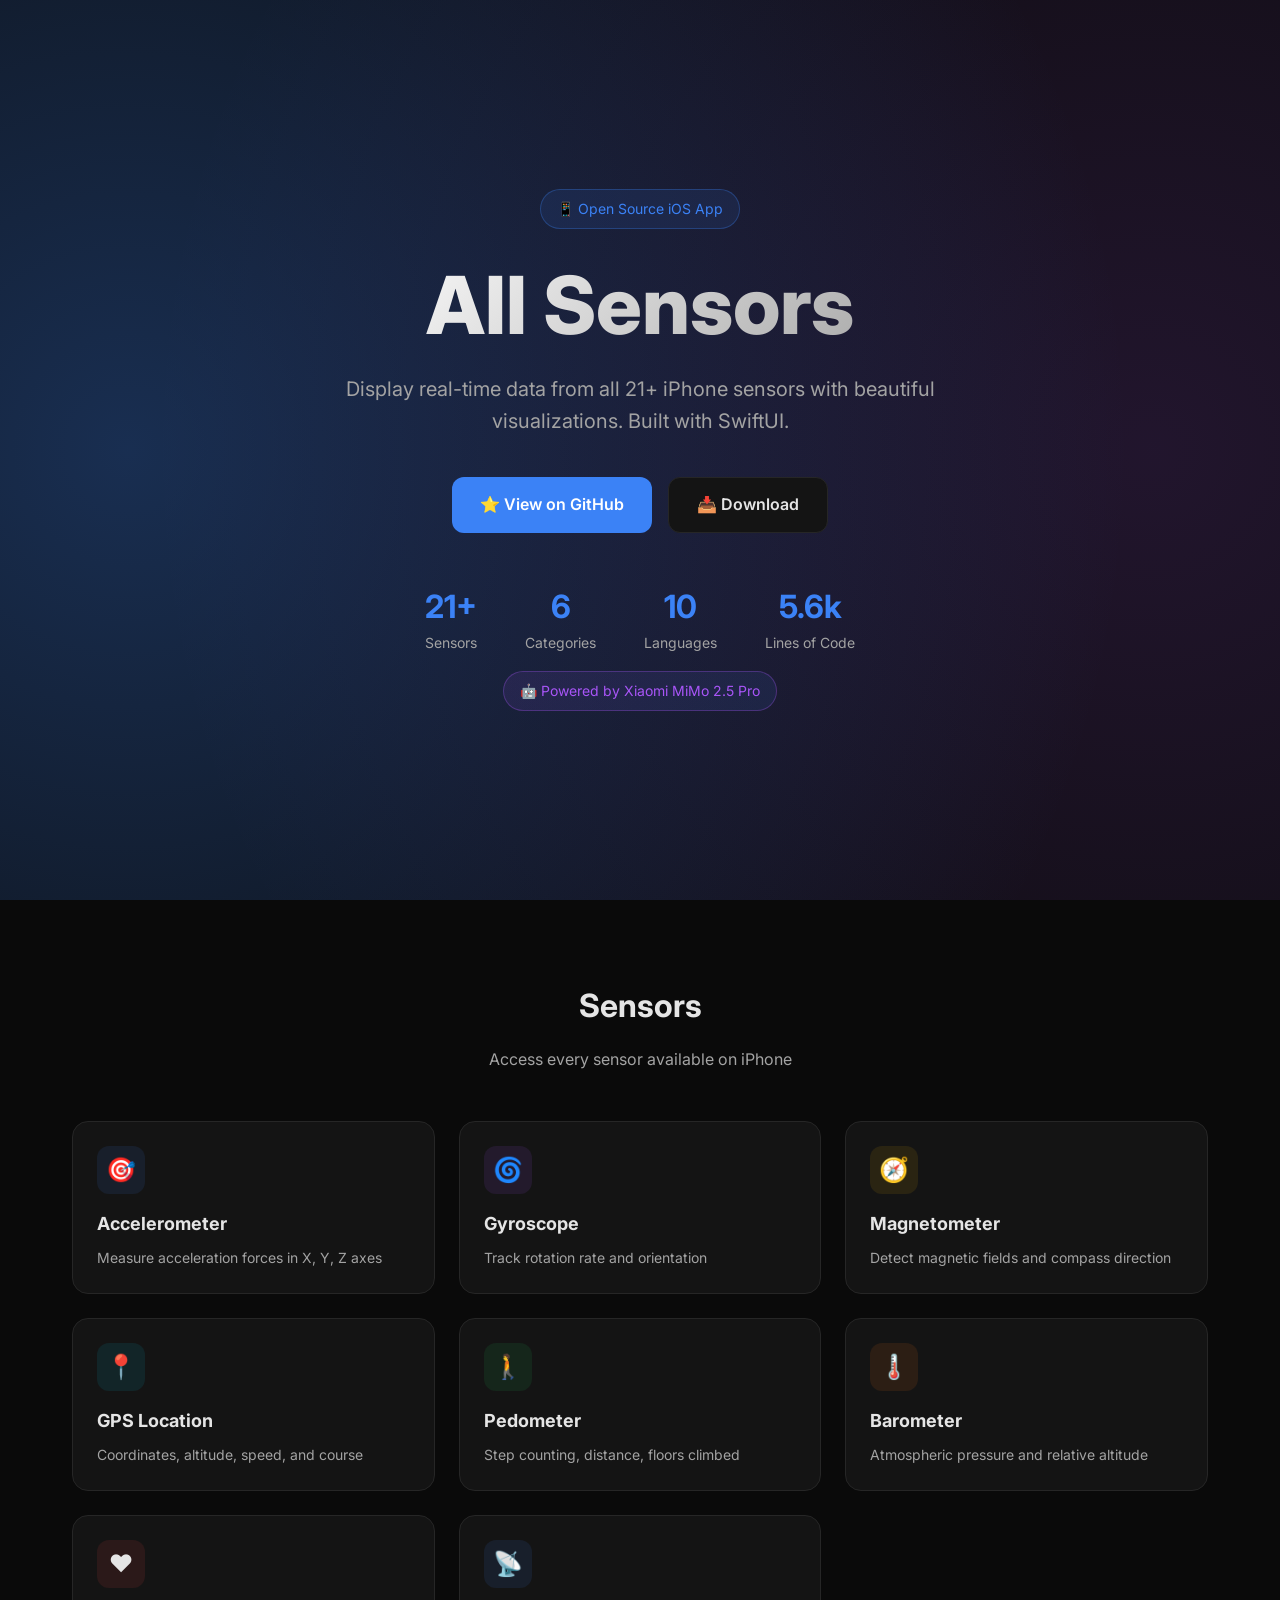
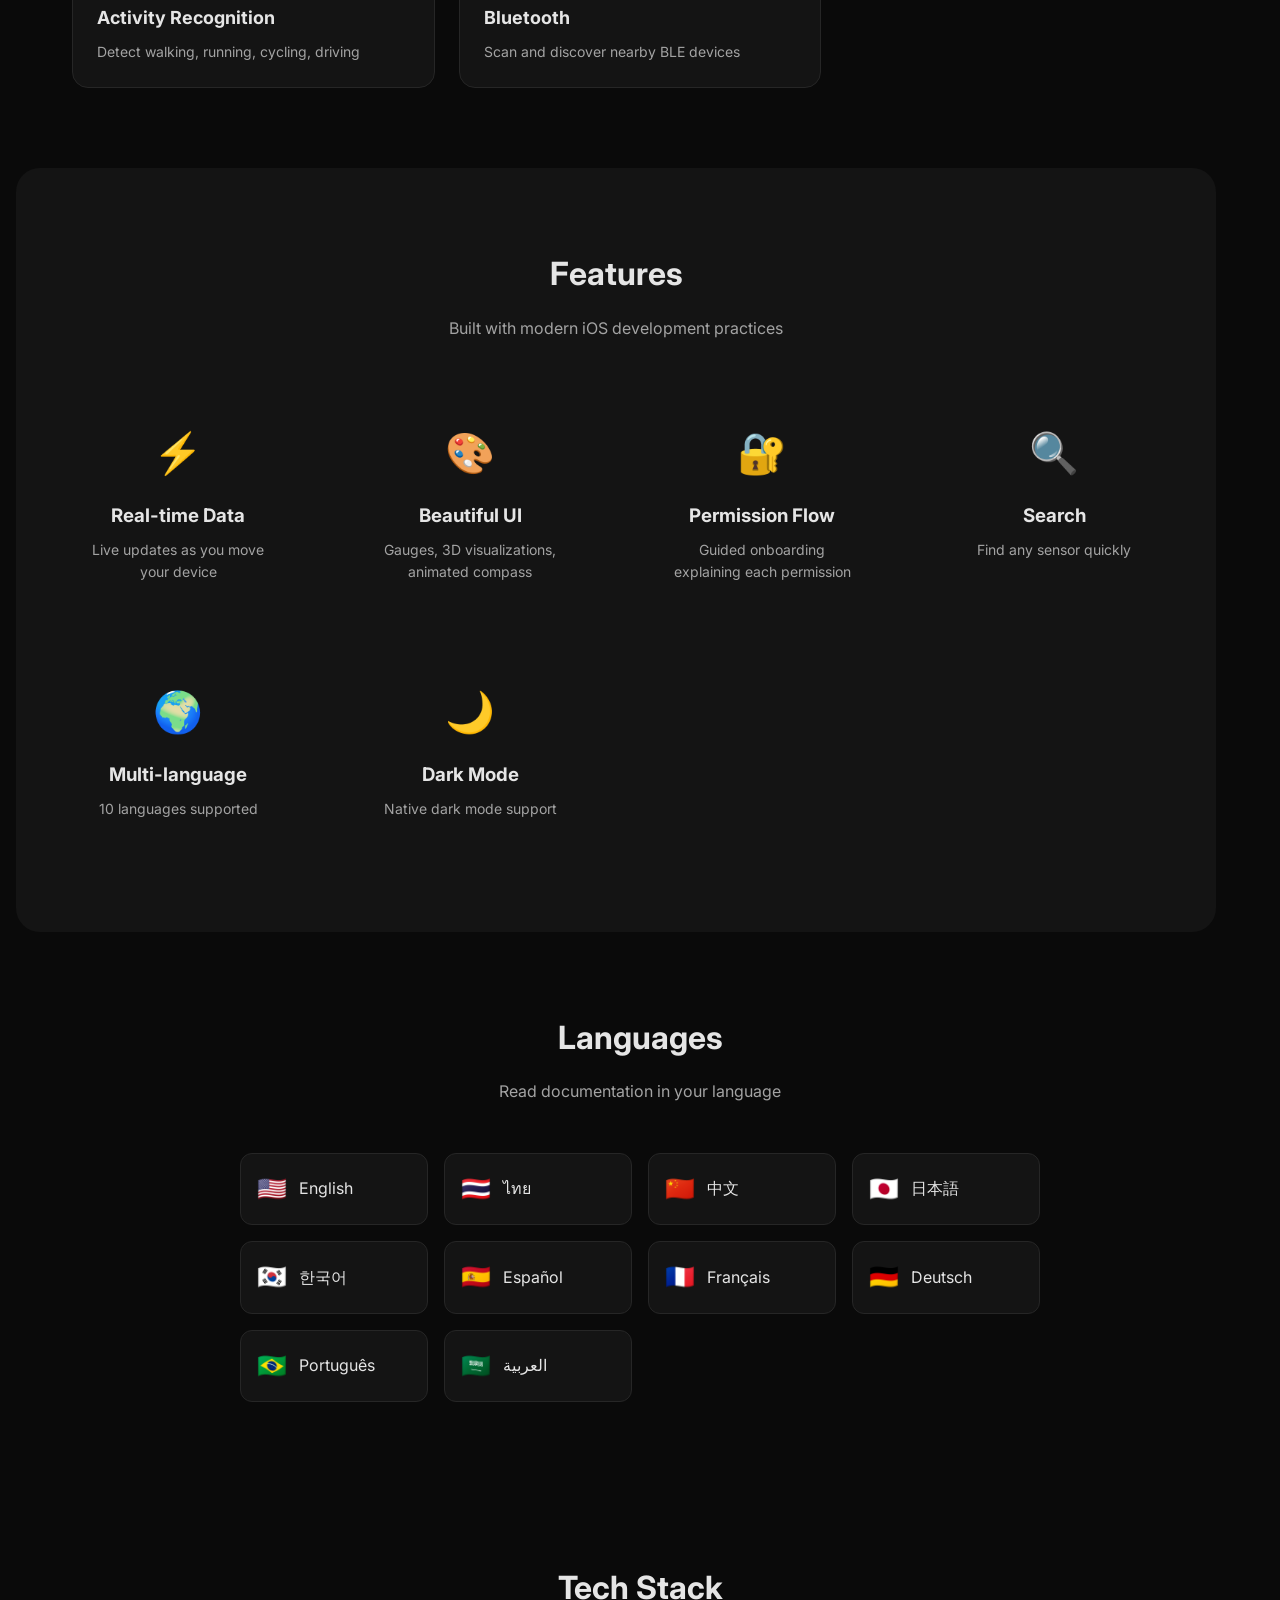
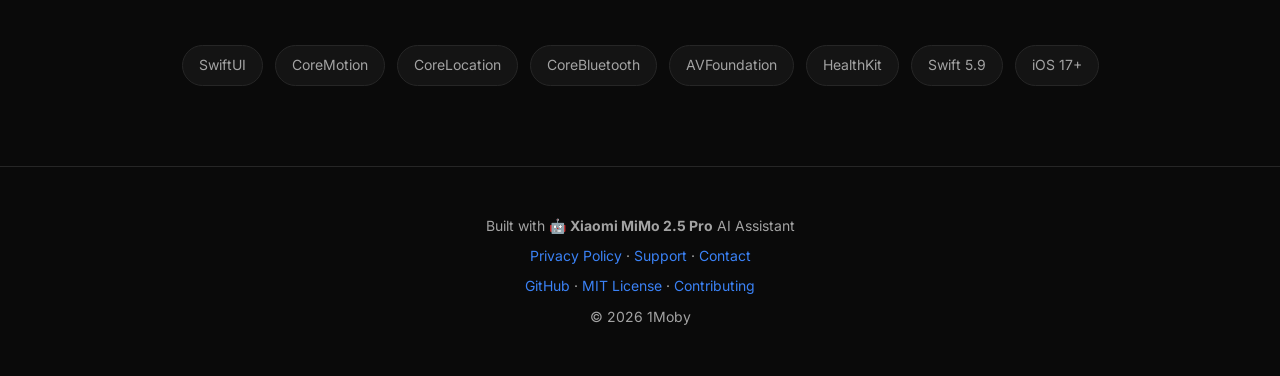
<file: docs/index.html>
<!DOCTYPE html>
<html lang="en">
<head>
    <meta charset="UTF-8">
    <meta name="viewport" content="width=device-width, initial-scale=1.0">
    <title>All Sensors - iPhone Sensor Viewer</title>
    <meta name="description" content="Comprehensive iOS app displaying real-time data from all iPhone sensors. Built with SwiftUI and powered by Xiaomi MiMo 2.5 Pro.">
    <meta name="keywords" content="iPhone, sensors, iOS, SwiftUI, accelerometer, gyroscope, GPS, compass, CoreMotion, CoreLocation">
    <meta property="og:title" content="All Sensors - iPhone Sensor Viewer">
    <meta property="og:description" content="Display real-time data from all iPhone sensors with beautiful UI">
    <meta property="og:type" content="website">
    <link rel="preconnect" href="https://fonts.googleapis.com">
    <link href="https://fonts.googleapis.com/css2?family=Inter:wght@300;400;500;600;700;800&display=swap" rel="stylesheet">
    <style>
        :root {
            --bg: #0a0a0a;
            --card: #141414;
            --card-hover: #1a1a1a;
            --text: #e5e5e5;
            --text-secondary: #a3a3a3;
            --accent: #3b82f6;
            --accent-glow: rgba(59, 130, 246, 0.3);
            --green: #22c55e;
            --purple: #a855f7;
            --orange: #f97316;
            --cyan: #06b6d4;
            --red: #ef4444;
            --yellow: #eab308;
            --border: #262626;
        }

        * { margin: 0; padding: 0; box-sizing: border-box; }

        body {
            font-family: 'Inter', -apple-system, BlinkMacSystemFont, sans-serif;
            background: var(--bg);
            color: var(--text);
            line-height: 1.6;
            overflow-x: hidden;
        }

        .hero {
            min-height: 100vh;
            display: flex;
            flex-direction: column;
            align-items: center;
            justify-content: center;
            padding: 2rem;
            position: relative;
            overflow: hidden;
        }

        .hero::before {
            content: '';
            position: absolute;
            top: -50%;
            left: -50%;
            width: 200%;
            height: 200%;
            background: radial-gradient(circle at 30% 50%, var(--accent-glow) 0%, transparent 50%),
                        radial-gradient(circle at 70% 50%, rgba(168, 85, 247, 0.15) 0%, transparent 50%);
            animation: rotate 20s linear infinite;
        }

        @keyframes rotate {
            from { transform: rotate(0deg); }
            to { transform: rotate(360deg); }
        }

        .hero-content {
            position: relative;
            z-index: 1;
            text-align: center;
            max-width: 800px;
        }

        .badge {
            display: inline-block;
            padding: 0.5rem 1rem;
            background: rgba(59, 130, 246, 0.1);
            border: 1px solid rgba(59, 130, 246, 0.3);
            border-radius: 100px;
            font-size: 0.875rem;
            color: var(--accent);
            margin-bottom: 2rem;
        }

        h1 {
            font-size: clamp(2.5rem, 8vw, 5rem);
            font-weight: 800;
            line-height: 1.1;
            margin-bottom: 1.5rem;
            background: linear-gradient(135deg, #fff 0%, #a3a3a3 100%);
            -webkit-background-clip: text;
            -webkit-text-fill-color: transparent;
        }

        .subtitle {
            font-size: 1.25rem;
            color: var(--text-secondary);
            margin-bottom: 2.5rem;
            max-width: 600px;
            margin-left: auto;
            margin-right: auto;
        }

        .cta-group {
            display: flex;
            gap: 1rem;
            justify-content: center;
            flex-wrap: wrap;
            margin-bottom: 3rem;
        }

        .btn {
            display: inline-flex;
            align-items: center;
            gap: 0.5rem;
            padding: 0.875rem 1.75rem;
            border-radius: 12px;
            font-weight: 600;
            text-decoration: none;
            transition: all 0.2s;
            font-size: 1rem;
        }

        .btn-primary {
            background: var(--accent);
            color: white;
        }

        .btn-primary:hover {
            background: #2563eb;
            transform: translateY(-2px);
            box-shadow: 0 8px 30px var(--accent-glow);
        }

        .btn-secondary {
            background: var(--card);
            color: var(--text);
            border: 1px solid var(--border);
        }

        .btn-secondary:hover {
            background: var(--card-hover);
            transform: translateY(-2px);
        }

        .stats {
            display: flex;
            gap: 3rem;
            justify-content: center;
            flex-wrap: wrap;
        }

        .stat {
            text-align: center;
        }

        .stat-number {
            font-size: 2rem;
            font-weight: 700;
            color: var(--accent);
        }

        .stat-label {
            font-size: 0.875rem;
            color: var(--text-secondary);
        }

        .section {
            padding: 5rem 2rem;
            max-width: 1200px;
            margin: 0 auto;
        }

        .section-title {
            font-size: 2rem;
            font-weight: 700;
            text-align: center;
            margin-bottom: 1rem;
        }

        .section-subtitle {
            text-align: center;
            color: var(--text-secondary);
            margin-bottom: 3rem;
            max-width: 600px;
            margin-left: auto;
            margin-right: auto;
        }

        .sensor-grid {
            display: grid;
            grid-template-columns: repeat(auto-fit, minmax(280px, 1fr));
            gap: 1.5rem;
        }

        .sensor-card {
            background: var(--card);
            border: 1px solid var(--border);
            border-radius: 16px;
            padding: 1.5rem;
            transition: all 0.2s;
        }

        .sensor-card:hover {
            background: var(--card-hover);
            transform: translateY(-4px);
            border-color: var(--accent);
        }

        .sensor-icon {
            width: 48px;
            height: 48px;
            border-radius: 12px;
            display: flex;
            align-items: center;
            justify-content: center;
            font-size: 1.5rem;
            margin-bottom: 1rem;
        }

        .sensor-card h3 {
            font-size: 1.125rem;
            margin-bottom: 0.5rem;
        }

        .sensor-card p {
            font-size: 0.875rem;
            color: var(--text-secondary);
        }

        .feature-grid {
            display: grid;
            grid-template-columns: repeat(auto-fit, minmax(250px, 1fr));
            gap: 2rem;
            margin-top: 3rem;
        }

        .feature {
            text-align: center;
            padding: 2rem;
        }

        .feature-icon {
            font-size: 2.5rem;
            margin-bottom: 1rem;
        }

        .feature h3 {
            margin-bottom: 0.5rem;
        }

        .feature p {
            color: var(--text-secondary);
            font-size: 0.875rem;
        }

        .lang-grid {
            display: grid;
            grid-template-columns: repeat(auto-fit, minmax(150px, 1fr));
            gap: 1rem;
            max-width: 800px;
            margin: 0 auto;
        }

        .lang-btn {
            display: flex;
            align-items: center;
            gap: 0.75rem;
            padding: 1rem;
            background: var(--card);
            border: 1px solid var(--border);
            border-radius: 12px;
            color: var(--text);
            text-decoration: none;
            transition: all 0.2s;
        }

        .lang-btn:hover {
            background: var(--card-hover);
            border-color: var(--accent);
        }

        .lang-flag {
            font-size: 1.5rem;
        }

        .tech-stack {
            display: flex;
            flex-wrap: wrap;
            gap: 0.75rem;
            justify-content: center;
            margin-top: 2rem;
        }

        .tech-badge {
            padding: 0.5rem 1rem;
            background: var(--card);
            border: 1px solid var(--border);
            border-radius: 100px;
            font-size: 0.875rem;
            color: var(--text-secondary);
        }

        footer {
            text-align: center;
            padding: 3rem 2rem;
            border-top: 1px solid var(--border);
            color: var(--text-secondary);
            font-size: 0.875rem;
        }

        footer a {
            color: var(--accent);
            text-decoration: none;
        }

        .ai-badge {
            display: inline-flex;
            align-items: center;
            gap: 0.5rem;
            padding: 0.5rem 1rem;
            background: linear-gradient(135deg, rgba(168, 85, 247, 0.1), rgba(59, 130, 246, 0.1));
            border: 1px solid rgba(168, 85, 247, 0.3);
            border-radius: 100px;
            font-size: 0.875rem;
            color: var(--purple);
            margin-top: 1rem;
        }
    </style>
</head>
<body>
    <section class="hero">
        <div class="hero-content">
            <span class="badge">📱 Open Source iOS App</span>
            <h1>All Sensors</h1>
            <p class="subtitle">Display real-time data from all 21+ iPhone sensors with beautiful visualizations. Built with SwiftUI.</p>
            <div class="cta-group">
                <a href="https://github.com/anusoft/iphone-all-sensors" class="btn btn-primary">
                    ⭐ View on GitHub
                </a>
                <a href="https://github.com/anusoft/iphone-all-sensors/archive/refs/heads/main.zip" class="btn btn-secondary">
                    📥 Download
                </a>
            </div>
            <div class="stats">
                <div class="stat">
                    <div class="stat-number">21+</div>
                    <div class="stat-label">Sensors</div>
                </div>
                <div class="stat">
                    <div class="stat-number">6</div>
                    <div class="stat-label">Categories</div>
                </div>
                <div class="stat">
                    <div class="stat-number">10</div>
                    <div class="stat-label">Languages</div>
                </div>
                <div class="stat">
                    <div class="stat-number">5.6k</div>
                    <div class="stat-label">Lines of Code</div>
                </div>
            </div>
            <div class="ai-badge">
                🤖 Powered by Xiaomi MiMo 2.5 Pro
            </div>
        </div>
    </section>

    <section class="section">
        <h2 class="section-title">Sensors</h2>
        <p class="section-subtitle">Access every sensor available on iPhone</p>
        <div class="sensor-grid">
            <div class="sensor-card">
                <div class="sensor-icon" style="background: rgba(59, 130, 246, 0.1);">🎯</div>
                <h3>Accelerometer</h3>
                <p>Measure acceleration forces in X, Y, Z axes</p>
            </div>
            <div class="sensor-card">
                <div class="sensor-icon" style="background: rgba(168, 85, 247, 0.1);">🌀</div>
                <h3>Gyroscope</h3>
                <p>Track rotation rate and orientation</p>
            </div>
            <div class="sensor-card">
                <div class="sensor-icon" style="background: rgba(234, 179, 8, 0.1);">🧭</div>
                <h3>Magnetometer</h3>
                <p>Detect magnetic fields and compass direction</p>
            </div>
            <div class="sensor-card">
                <div class="sensor-icon" style="background: rgba(6, 182, 212, 0.1);">📍</div>
                <h3>GPS Location</h3>
                <p>Coordinates, altitude, speed, and course</p>
            </div>
            <div class="sensor-card">
                <div class="sensor-icon" style="background: rgba(34, 197, 94, 0.1);">🚶</div>
                <h3>Pedometer</h3>
                <p>Step counting, distance, floors climbed</p>
            </div>
            <div class="sensor-card">
                <div class="sensor-icon" style="background: rgba(249, 115, 22, 0.1);">🌡️</div>
                <h3>Barometer</h3>
                <p>Atmospheric pressure and relative altitude</p>
            </div>
            <div class="sensor-card">
                <div class="sensor-icon" style="background: rgba(239, 68, 68, 0.1);">❤️</div>
                <h3>Activity Recognition</h3>
                <p>Detect walking, running, cycling, driving</p>
            </div>
            <div class="sensor-card">
                <div class="sensor-icon" style="background: rgba(59, 130, 246, 0.1);">📡</div>
                <h3>Bluetooth</h3>
                <p>Scan and discover nearby BLE devices</p>
            </div>
        </div>
    </section>

    <section class="section" style="background: var(--card); border-radius: 24px; margin: 0 1rem;">
        <h2 class="section-title">Features</h2>
        <p class="section-subtitle">Built with modern iOS development practices</p>
        <div class="feature-grid">
            <div class="feature">
                <div class="feature-icon">⚡</div>
                <h3>Real-time Data</h3>
                <p>Live updates as you move your device</p>
            </div>
            <div class="feature">
                <div class="feature-icon">🎨</div>
                <h3>Beautiful UI</h3>
                <p>Gauges, 3D visualizations, animated compass</p>
            </div>
            <div class="feature">
                <div class="feature-icon">🔐</div>
                <h3>Permission Flow</h3>
                <p>Guided onboarding explaining each permission</p>
            </div>
            <div class="feature">
                <div class="feature-icon">🔍</div>
                <h3>Search</h3>
                <p>Find any sensor quickly</p>
            </div>
            <div class="feature">
                <div class="feature-icon">🌍</div>
                <h3>Multi-language</h3>
                <p>10 languages supported</p>
            </div>
            <div class="feature">
                <div class="feature-icon">🌙</div>
                <h3>Dark Mode</h3>
                <p>Native dark mode support</p>
            </div>
        </div>
    </section>

    <section class="section">
        <h2 class="section-title">Languages</h2>
        <p class="section-subtitle">Read documentation in your language</p>
        <div class="lang-grid">
            <a href="https://github.com/anusoft/iphone-all-sensors/blob/main/README.md" class="lang-btn">
                <span class="lang-flag">🇺🇸</span>
                <span>English</span>
            </a>
            <a href="https://github.com/anusoft/iphone-all-sensors/blob/main/README-th.md" class="lang-btn">
                <span class="lang-flag">🇹🇭</span>
                <span>ไทย</span>
            </a>
            <a href="https://github.com/anusoft/iphone-all-sensors/blob/main/README-zh.md" class="lang-btn">
                <span class="lang-flag">🇨🇳</span>
                <span>中文</span>
            </a>
            <a href="https://github.com/anusoft/iphone-all-sensors/blob/main/README-ja.md" class="lang-btn">
                <span class="lang-flag">🇯🇵</span>
                <span>日本語</span>
            </a>
            <a href="https://github.com/anusoft/iphone-all-sensors/blob/main/README-ko.md" class="lang-btn">
                <span class="lang-flag">🇰🇷</span>
                <span>한국어</span>
            </a>
            <a href="https://github.com/anusoft/iphone-all-sensors/blob/main/README-es.md" class="lang-btn">
                <span class="lang-flag">🇪🇸</span>
                <span>Español</span>
            </a>
            <a href="https://github.com/anusoft/iphone-all-sensors/blob/main/README-fr.md" class="lang-btn">
                <span class="lang-flag">🇫🇷</span>
                <span>Français</span>
            </a>
            <a href="https://github.com/anusoft/iphone-all-sensors/blob/main/README-de.md" class="lang-btn">
                <span class="lang-flag">🇩🇪</span>
                <span>Deutsch</span>
            </a>
            <a href="https://github.com/anusoft/iphone-all-sensors/blob/main/README-pt.md" class="lang-btn">
                <span class="lang-flag">🇧🇷</span>
                <span>Português</span>
            </a>
            <a href="https://github.com/anusoft/iphone-all-sensors/blob/main/README-ar.md" class="lang-btn">
                <span class="lang-flag">🇸🇦</span>
                <span>العربية</span>
            </a>
        </div>
    </section>

    <section class="section" style="text-align: center;">
        <h2 class="section-title">Tech Stack</h2>
        <div class="tech-stack">
            <span class="tech-badge">SwiftUI</span>
            <span class="tech-badge">CoreMotion</span>
            <span class="tech-badge">CoreLocation</span>
            <span class="tech-badge">CoreBluetooth</span>
            <span class="tech-badge">AVFoundation</span>
            <span class="tech-badge">HealthKit</span>
            <span class="tech-badge">Swift 5.9</span>
            <span class="tech-badge">iOS 17+</span>
        </div>
    </section>

    <footer>
        <p>Built with 🤖 <strong>Xiaomi MiMo 2.5 Pro</strong> AI Assistant</p>
        <p style="margin-top: 0.5rem;">
            <a href="privacy.html">Privacy Policy</a> ·
            <a href="support.html">Support</a> ·
            <a href="mailto:contact@1moby.com">Contact</a>
        </p>
        <p style="margin-top: 0.5rem;">
            <a href="https://github.com/anusoft/iphone-all-sensors">GitHub</a> ·
            <a href="https://github.com/anusoft/iphone-all-sensors/blob/main/LICENSE">MIT License</a> ·
            <a href="https://github.com/anusoft/iphone-all-sensors/blob/main/CONTRIBUTING.md">Contributing</a>
        </p>
        <p style="margin-top: 0.5rem; color: var(--text-secondary);">© 2026 1Moby</p>
    </footer>
</body>
</html>
</file>
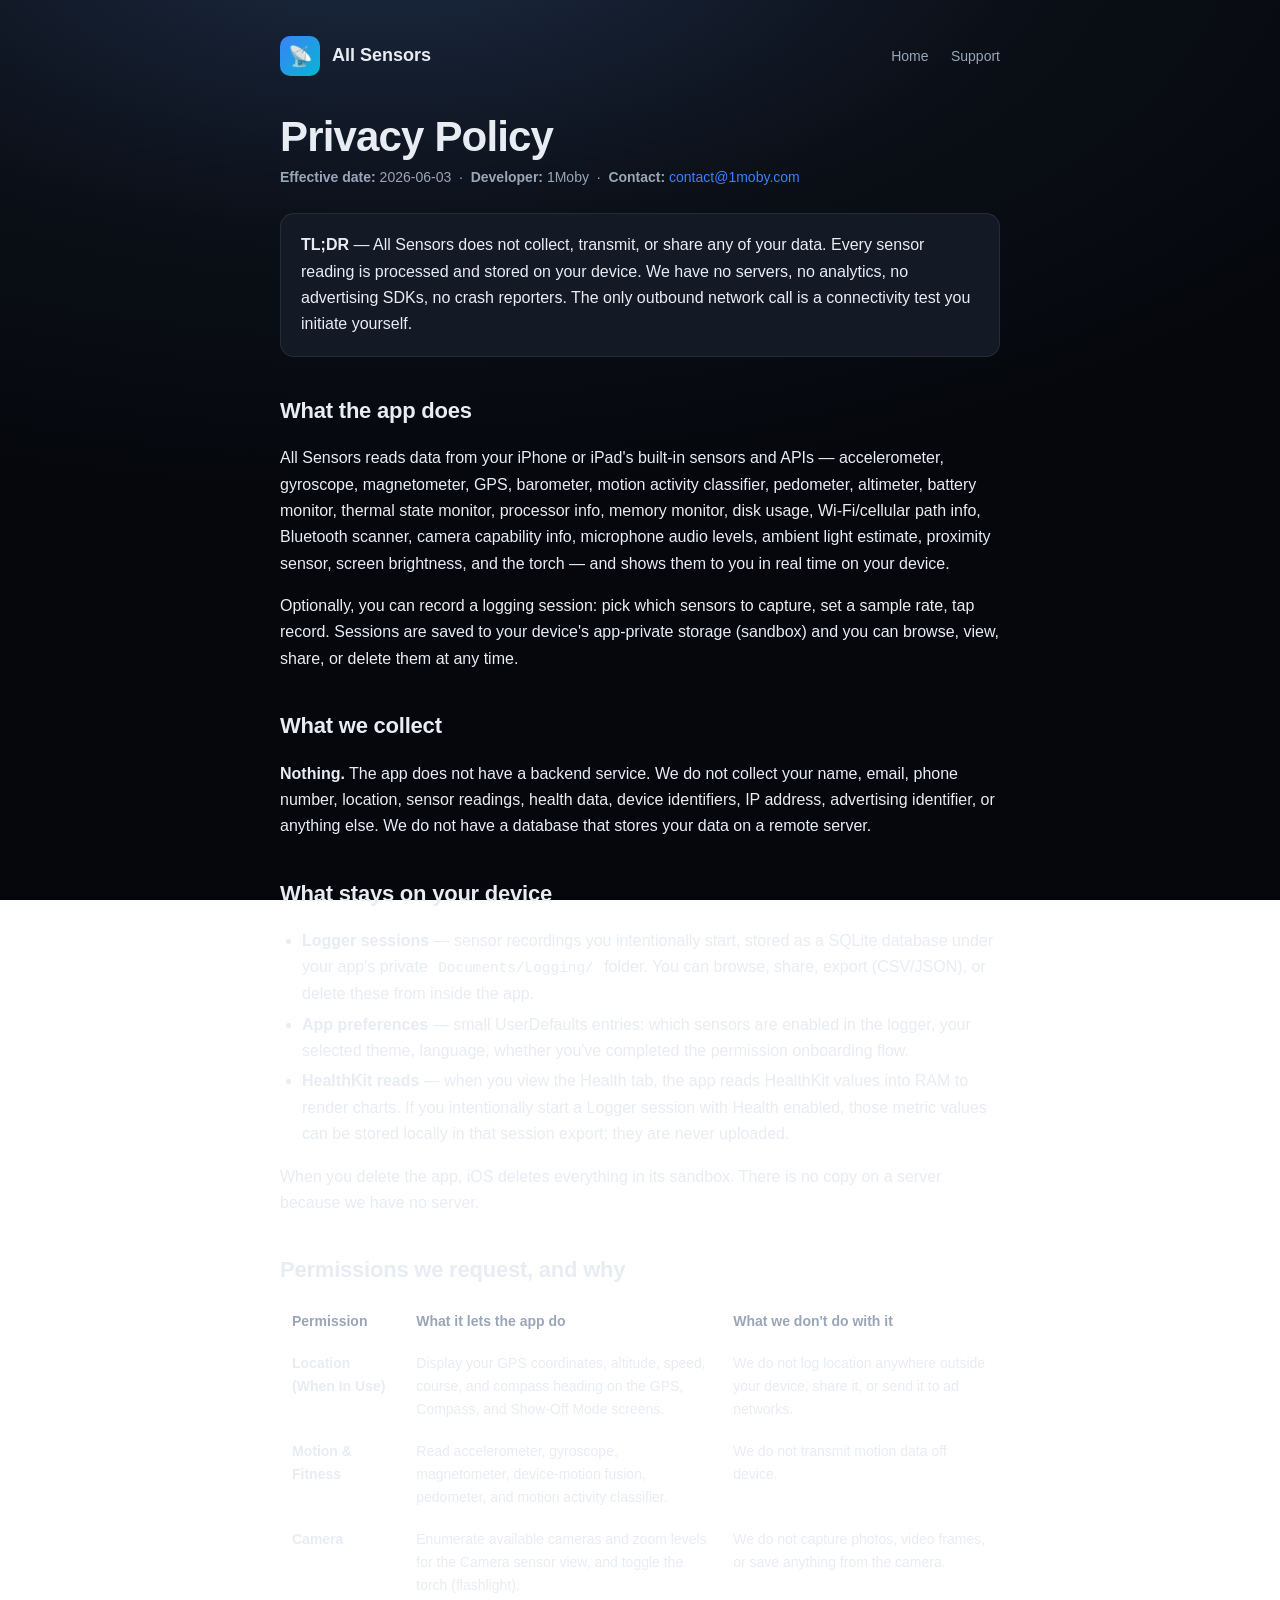
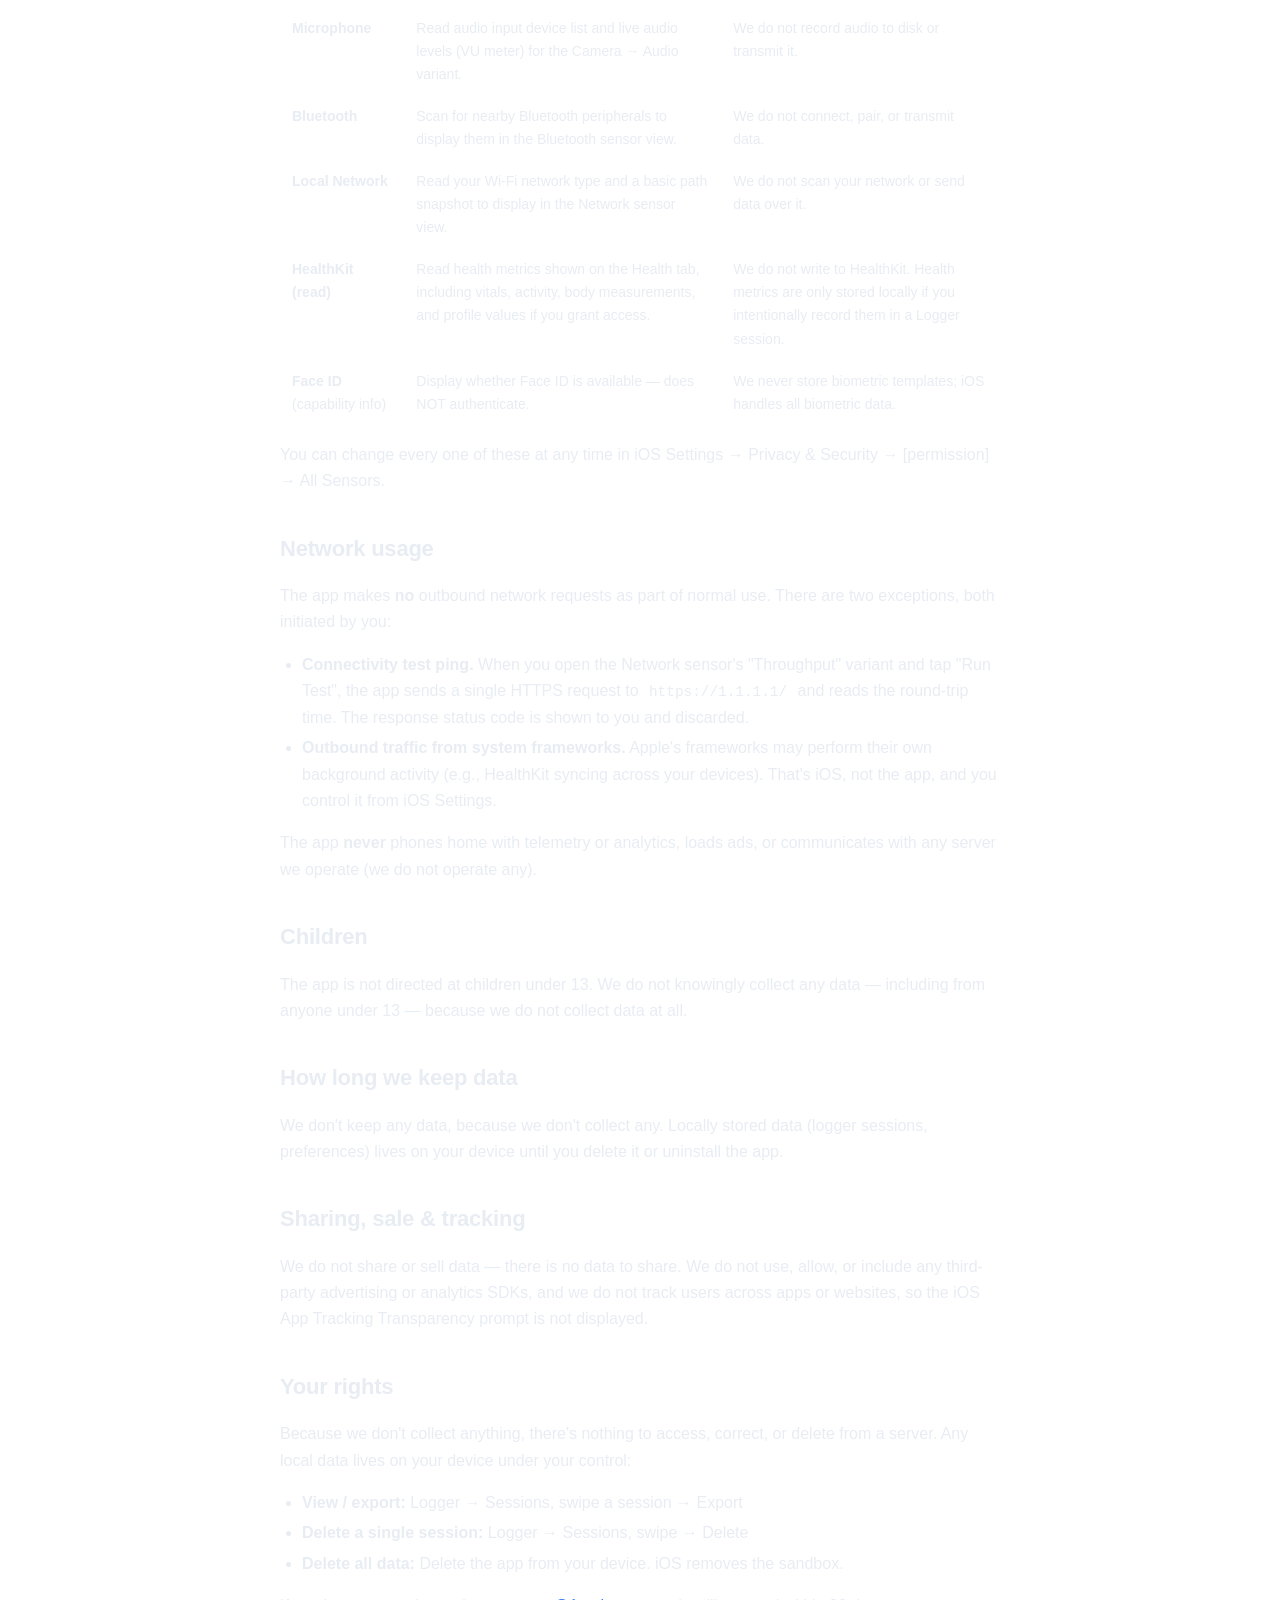
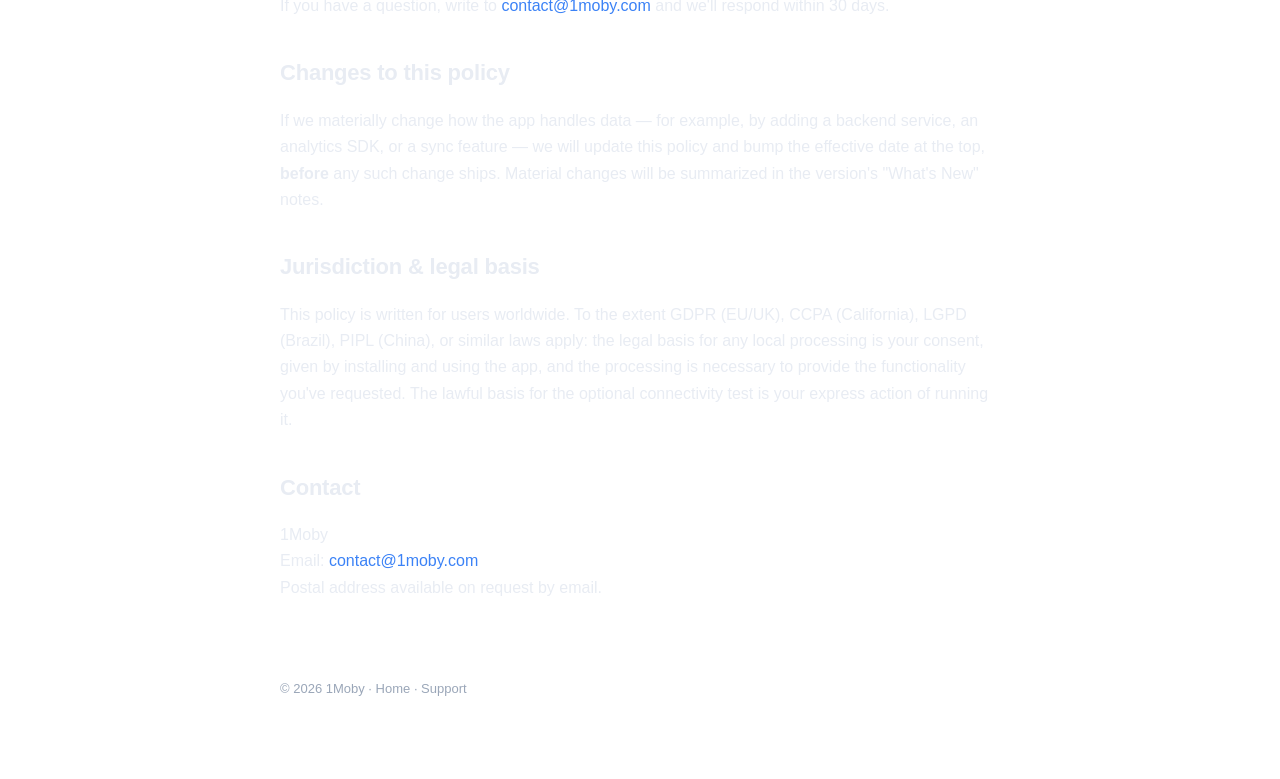
<file: docs/privacy.html>
<!doctype html>
<html lang="en">
<head>
<meta charset="utf-8">
<meta name="viewport" content="width=device-width, initial-scale=1">
<title>Privacy Policy — All Sensors</title>
<meta name="description" content="All Sensors privacy policy: no data collection, no analytics, no servers. Every sensor reading stays on your device.">
<link rel="stylesheet" href="style.css">
</head>
<body>
<div class="wrap">
  <header class="site">
    <div class="mark">📡</div>
    <div class="name">All Sensors</div>
    <nav class="top">
      <a href="index.html">Home</a>
      <a href="support.html">Support</a>
    </nav>
  </header>

  <h1>Privacy Policy</h1>
  <p class="meta"><strong>Effective date:</strong> 2026-06-03 &nbsp;·&nbsp; <strong>Developer:</strong> 1Moby &nbsp;·&nbsp; <strong>Contact:</strong> <a href="mailto:contact@1moby.com">contact@1moby.com</a></p>

  <div class="panel">
    <strong>TL;DR</strong> — All Sensors does not collect, transmit, or share any of your data. Every sensor reading is processed and stored on your device. We have no servers, no analytics, no advertising SDKs, no crash reporters. The only outbound network call is a connectivity test you initiate yourself.
  </div>

  <h2>What the app does</h2>
  <p>All Sensors reads data from your iPhone or iPad's built-in sensors and APIs — accelerometer, gyroscope, magnetometer, GPS, barometer, motion activity classifier, pedometer, altimeter, battery monitor, thermal state monitor, processor info, memory monitor, disk usage, Wi-Fi/cellular path info, Bluetooth scanner, camera capability info, microphone audio levels, ambient light estimate, proximity sensor, screen brightness, and the torch — and shows them to you in real time on your device.</p>
  <p>Optionally, you can record a logging session: pick which sensors to capture, set a sample rate, tap record. Sessions are saved to your device's app-private storage (sandbox) and you can browse, view, share, or delete them at any time.</p>

  <h2>What we collect</h2>
  <p><strong>Nothing.</strong> The app does not have a backend service. We do not collect your name, email, phone number, location, sensor readings, health data, device identifiers, IP address, advertising identifier, or anything else. We do not have a database that stores your data on a remote server.</p>

  <h2>What stays on your device</h2>
  <ul>
    <li><strong>Logger sessions</strong> — sensor recordings you intentionally start, stored as a SQLite database under your app's private <code>Documents/Logging/</code> folder. You can browse, share, export (CSV/JSON), or delete these from inside the app.</li>
    <li><strong>App preferences</strong> — small UserDefaults entries: which sensors are enabled in the logger, your selected theme, language, whether you've completed the permission onboarding flow.</li>
    <li><strong>HealthKit reads</strong> — when you view the Health tab, the app reads HealthKit values into RAM to render charts. If you intentionally start a Logger session with Health enabled, those metric values can be stored locally in that session export; they are never uploaded.</li>
  </ul>
  <p>When you delete the app, iOS deletes everything in its sandbox. There is no copy on a server because we have no server.</p>

  <h2>Permissions we request, and why</h2>
  <table>
    <thead><tr><th>Permission</th><th>What it lets the app do</th><th>What we don't do with it</th></tr></thead>
    <tbody>
      <tr><td><strong>Location (When In Use)</strong></td><td>Display your GPS coordinates, altitude, speed, course, and compass heading on the GPS, Compass, and Show-Off Mode screens.</td><td>We do not log location anywhere outside your device, share it, or send it to ad networks.</td></tr>
      <tr><td><strong>Motion &amp; Fitness</strong></td><td>Read accelerometer, gyroscope, magnetometer, device-motion fusion, pedometer, and motion activity classifier.</td><td>We do not transmit motion data off device.</td></tr>
      <tr><td><strong>Camera</strong></td><td>Enumerate available cameras and zoom levels for the Camera sensor view, and toggle the torch (flashlight).</td><td>We do not capture photos, video frames, or save anything from the camera.</td></tr>
      <tr><td><strong>Microphone</strong></td><td>Read audio input device list and live audio levels (VU meter) for the Camera → Audio variant.</td><td>We do not record audio to disk or transmit it.</td></tr>
      <tr><td><strong>Bluetooth</strong></td><td>Scan for nearby Bluetooth peripherals to display them in the Bluetooth sensor view.</td><td>We do not connect, pair, or transmit data.</td></tr>
      <tr><td><strong>Local Network</strong></td><td>Read your Wi-Fi network type and a basic path snapshot to display in the Network sensor view.</td><td>We do not scan your network or send data over it.</td></tr>
      <tr><td><strong>HealthKit (read)</strong></td><td>Read health metrics shown on the Health tab, including vitals, activity, body measurements, and profile values if you grant access.</td><td>We do not write to HealthKit. Health metrics are only stored locally if you intentionally record them in a Logger session.</td></tr>
      <tr><td><strong>Face ID</strong> (capability info)</td><td>Display whether Face ID is available — does NOT authenticate.</td><td>We never store biometric templates; iOS handles all biometric data.</td></tr>
    </tbody>
  </table>
  <p>You can change every one of these at any time in iOS Settings → Privacy &amp; Security → [permission] → All Sensors.</p>

  <h2>Network usage</h2>
  <p>The app makes <strong>no</strong> outbound network requests as part of normal use. There are two exceptions, both initiated by you:</p>
  <ul>
    <li><strong>Connectivity test ping.</strong> When you open the Network sensor's "Throughput" variant and tap "Run Test", the app sends a single HTTPS request to <code>https://1.1.1.1/</code> and reads the round-trip time. The response status code is shown to you and discarded.</li>
    <li><strong>Outbound traffic from system frameworks.</strong> Apple's frameworks may perform their own background activity (e.g., HealthKit syncing across your devices). That's iOS, not the app, and you control it from iOS Settings.</li>
  </ul>
  <p>The app <strong>never</strong> phones home with telemetry or analytics, loads ads, or communicates with any server we operate (we do not operate any).</p>

  <h2>Children</h2>
  <p>The app is not directed at children under 13. We do not knowingly collect any data — including from anyone under 13 — because we do not collect data at all.</p>

  <h2>How long we keep data</h2>
  <p>We don't keep any data, because we don't collect any. Locally stored data (logger sessions, preferences) lives on your device until you delete it or uninstall the app.</p>

  <h2>Sharing, sale &amp; tracking</h2>
  <p>We do not share or sell data — there is no data to share. We do not use, allow, or include any third-party advertising or analytics SDKs, and we do not track users across apps or websites, so the iOS App Tracking Transparency prompt is not displayed.</p>

  <h2>Your rights</h2>
  <p>Because we don't collect anything, there's nothing to access, correct, or delete from a server. Any local data lives on your device under your control:</p>
  <ul>
    <li><strong>View / export:</strong> Logger → Sessions, swipe a session → Export</li>
    <li><strong>Delete a single session:</strong> Logger → Sessions, swipe → Delete</li>
    <li><strong>Delete all data:</strong> Delete the app from your device. iOS removes the sandbox.</li>
  </ul>
  <p>If you have a question, write to <a href="mailto:contact@1moby.com">contact@1moby.com</a> and we'll respond within 30 days.</p>

  <h2>Changes to this policy</h2>
  <p>If we materially change how the app handles data — for example, by adding a backend service, an analytics SDK, or a sync feature — we will update this policy and bump the effective date at the top, <strong>before</strong> any such change ships. Material changes will be summarized in the version's "What's New" notes.</p>

  <h2>Jurisdiction &amp; legal basis</h2>
  <p>This policy is written for users worldwide. To the extent GDPR (EU/UK), CCPA (California), LGPD (Brazil), PIPL (China), or similar laws apply: the legal basis for any local processing is your consent, given by installing and using the app, and the processing is necessary to provide the functionality you've requested. The lawful basis for the optional connectivity test is your express action of running it.</p>

  <h2>Contact</h2>
  <p>1Moby<br>Email: <a href="mailto:contact@1moby.com">contact@1moby.com</a><br>Postal address available on request by email.</p>

  <footer class="site">
    © 2026 1Moby · <a href="index.html">Home</a> · <a href="support.html">Support</a>
  </footer>
</div>
</body>
</html>
</file>
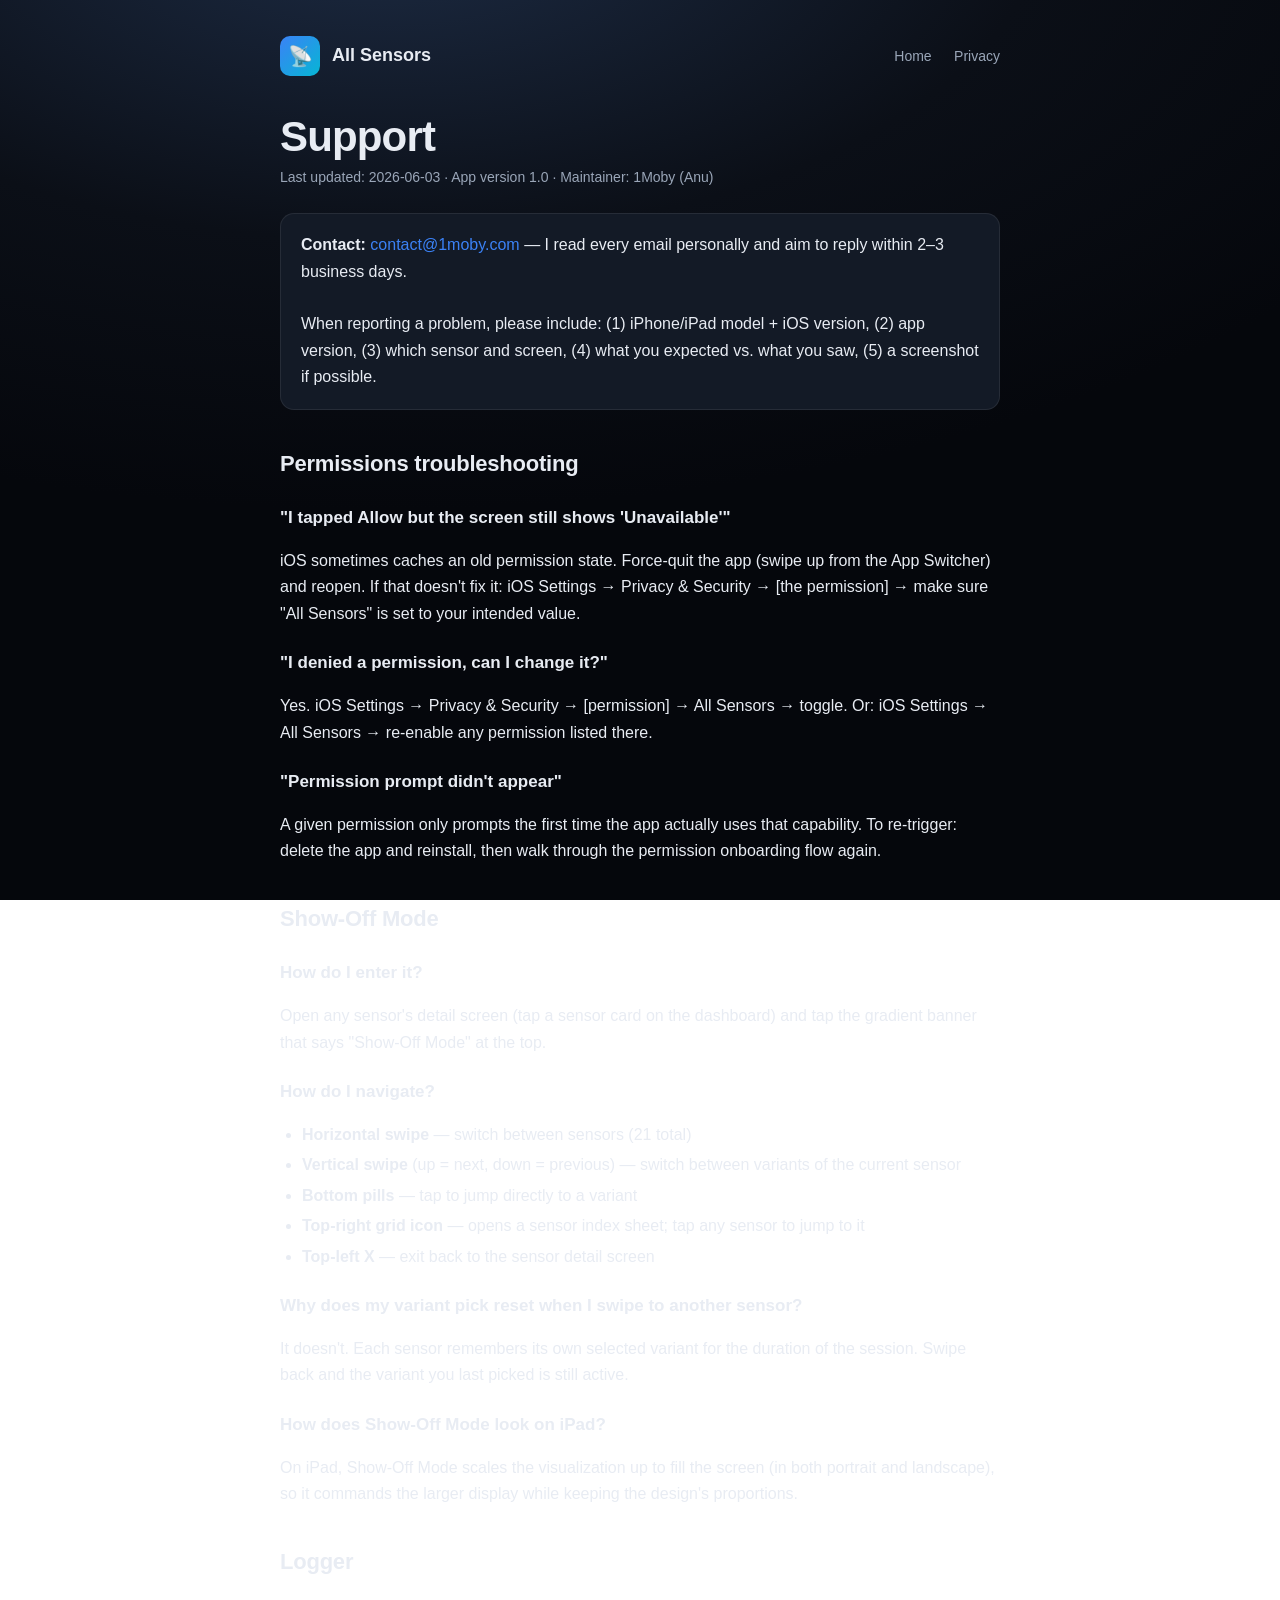
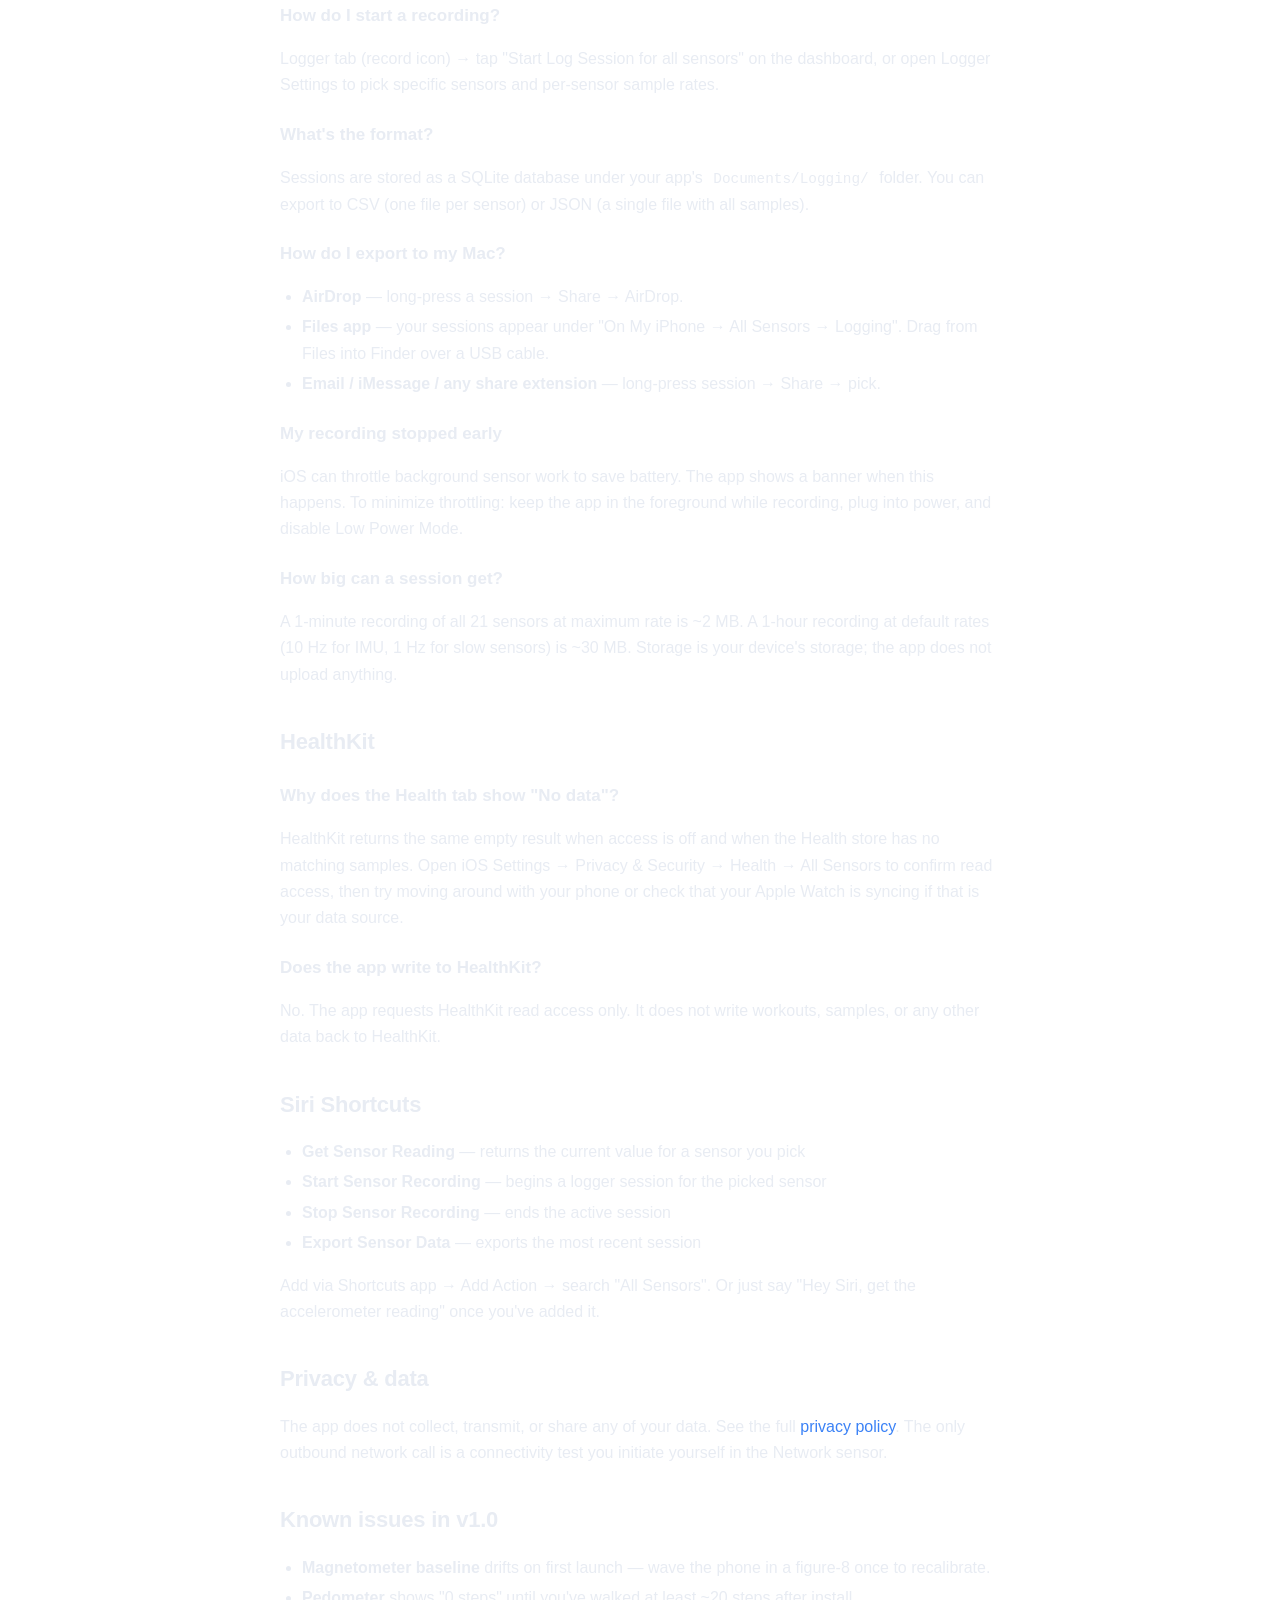
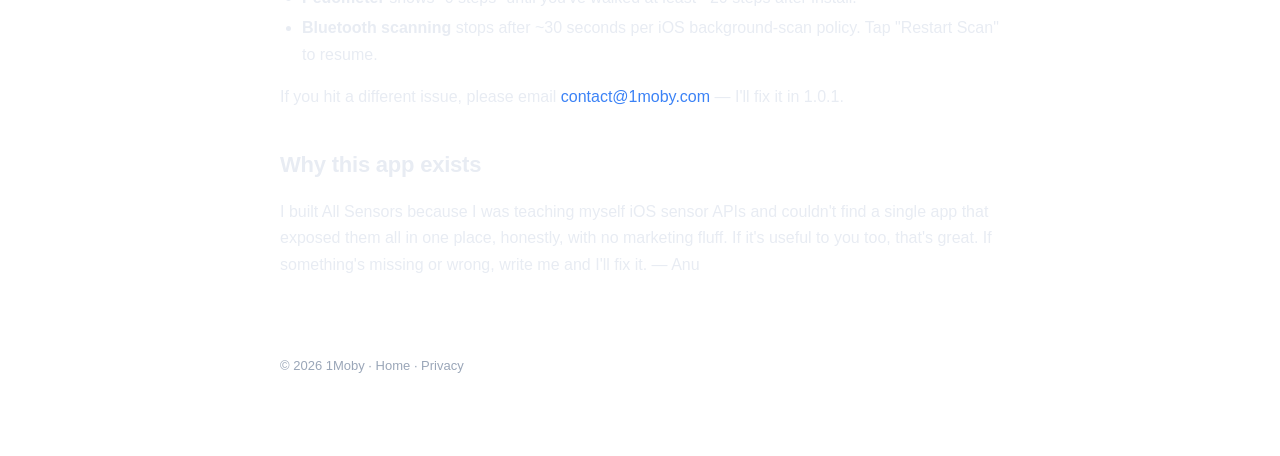
<file: docs/support.html>
<!doctype html>
<html lang="en">
<head>
<meta charset="utf-8">
<meta name="viewport" content="width=device-width, initial-scale=1">
<title>Support — All Sensors</title>
<meta name="description" content="Support and FAQ for All Sensors: permissions, Show-Off Mode, Logger, HealthKit, Siri Shortcuts, and how to contact us.">
<link rel="stylesheet" href="style.css">
</head>
<body>
<div class="wrap">
  <header class="site">
    <div class="mark">📡</div>
    <div class="name">All Sensors</div>
    <nav class="top">
      <a href="index.html">Home</a>
      <a href="privacy.html">Privacy</a>
    </nav>
  </header>

  <h1>Support</h1>
  <p class="meta">Last updated: 2026-06-03 · App version 1.0 · Maintainer: 1Moby (Anu)</p>

  <div class="panel">
    <strong>Contact:</strong> <a href="mailto:contact@1moby.com">contact@1moby.com</a> — I read every email personally and aim to reply within 2–3 business days.
    <br><br>When reporting a problem, please include: (1) iPhone/iPad model + iOS version, (2) app version, (3) which sensor and screen, (4) what you expected vs. what you saw, (5) a screenshot if possible.
  </div>

  <h2 id="permissions">Permissions troubleshooting</h2>
  <h3>"I tapped Allow but the screen still shows 'Unavailable'"</h3>
  <p>iOS sometimes caches an old permission state. Force-quit the app (swipe up from the App Switcher) and reopen. If that doesn't fix it: iOS Settings → Privacy &amp; Security → [the permission] → make sure "All Sensors" is set to your intended value.</p>
  <h3>"I denied a permission, can I change it?"</h3>
  <p>Yes. iOS Settings → Privacy &amp; Security → [permission] → All Sensors → toggle. Or: iOS Settings → All Sensors → re-enable any permission listed there.</p>
  <h3>"Permission prompt didn't appear"</h3>
  <p>A given permission only prompts the first time the app actually uses that capability. To re-trigger: delete the app and reinstall, then walk through the permission onboarding flow again.</p>

  <h2 id="show-off-mode">Show-Off Mode</h2>
  <h3>How do I enter it?</h3>
  <p>Open any sensor's detail screen (tap a sensor card on the dashboard) and tap the gradient banner that says "Show-Off Mode" at the top.</p>
  <h3>How do I navigate?</h3>
  <ul>
    <li><strong>Horizontal swipe</strong> — switch between sensors (21 total)</li>
    <li><strong>Vertical swipe</strong> (up = next, down = previous) — switch between variants of the current sensor</li>
    <li><strong>Bottom pills</strong> — tap to jump directly to a variant</li>
    <li><strong>Top-right grid icon</strong> — opens a sensor index sheet; tap any sensor to jump to it</li>
    <li><strong>Top-left X</strong> — exit back to the sensor detail screen</li>
  </ul>
  <h3>Why does my variant pick reset when I swipe to another sensor?</h3>
  <p>It doesn't. Each sensor remembers its own selected variant for the duration of the session. Swipe back and the variant you last picked is still active.</p>
  <h3>How does Show-Off Mode look on iPad?</h3>
  <p>On iPad, Show-Off Mode scales the visualization up to fill the screen (in both portrait and landscape), so it commands the larger display while keeping the design's proportions.</p>

  <h2 id="logger">Logger</h2>
  <h3>How do I start a recording?</h3>
  <p>Logger tab (record icon) → tap "Start Log Session for all sensors" on the dashboard, or open Logger Settings to pick specific sensors and per-sensor sample rates.</p>
  <h3>What's the format?</h3>
  <p>Sessions are stored as a SQLite database under your app's <code>Documents/Logging/</code> folder. You can export to CSV (one file per sensor) or JSON (a single file with all samples).</p>
  <h3>How do I export to my Mac?</h3>
  <ul>
    <li><strong>AirDrop</strong> — long-press a session → Share → AirDrop.</li>
    <li><strong>Files app</strong> — your sessions appear under "On My iPhone → All Sensors → Logging". Drag from Files into Finder over a USB cable.</li>
    <li><strong>Email / iMessage / any share extension</strong> — long-press session → Share → pick.</li>
  </ul>
  <h3>My recording stopped early</h3>
  <p>iOS can throttle background sensor work to save battery. The app shows a banner when this happens. To minimize throttling: keep the app in the foreground while recording, plug into power, and disable Low Power Mode.</p>
  <h3>How big can a session get?</h3>
  <p>A 1-minute recording of all 21 sensors at maximum rate is ~2 MB. A 1-hour recording at default rates (10 Hz for IMU, 1 Hz for slow sensors) is ~30 MB. Storage is your device's storage; the app does not upload anything.</p>

  <h2 id="healthkit">HealthKit</h2>
  <h3>Why does the Health tab show "No data"?</h3>
  <p>HealthKit returns the same empty result when access is off and when the Health store has no matching samples. Open iOS Settings &rarr; Privacy &amp; Security &rarr; Health &rarr; All Sensors to confirm read access, then try moving around with your phone or check that your Apple Watch is syncing if that is your data source.</p>
  <h3>Does the app write to HealthKit?</h3>
  <p>No. The app requests HealthKit read access only. It does not write workouts, samples, or any other data back to HealthKit.</p>

  <h2 id="siri">Siri Shortcuts</h2>
  <ul>
    <li><strong>Get Sensor Reading</strong> — returns the current value for a sensor you pick</li>
    <li><strong>Start Sensor Recording</strong> — begins a logger session for the picked sensor</li>
    <li><strong>Stop Sensor Recording</strong> — ends the active session</li>
    <li><strong>Export Sensor Data</strong> — exports the most recent session</li>
  </ul>
  <p>Add via Shortcuts app → Add Action → search "All Sensors". Or just say "Hey Siri, get the accelerometer reading" once you've added it.</p>

  <h2 id="privacy">Privacy &amp; data</h2>
  <p>The app does not collect, transmit, or share any of your data. See the full <a href="privacy.html">privacy policy</a>. The only outbound network call is a connectivity test you initiate yourself in the Network sensor.</p>

  <h2>Known issues in v1.0</h2>
  <ul>
    <li><strong>Magnetometer baseline</strong> drifts on first launch — wave the phone in a figure-8 once to recalibrate.</li>
    <li><strong>Pedometer</strong> shows "0 steps" until you've walked at least ~20 steps after install.</li>
    <li><strong>Bluetooth scanning</strong> stops after ~30 seconds per iOS background-scan policy. Tap "Restart Scan" to resume.</li>
  </ul>
  <p>If you hit a different issue, please email <a href="mailto:contact@1moby.com">contact@1moby.com</a> — I'll fix it in 1.0.1.</p>

  <h2>Why this app exists</h2>
  <p>I built All Sensors because I was teaching myself iOS sensor APIs and couldn't find a single app that exposed them all in one place, honestly, with no marketing fluff. If it's useful to you too, that's great. If something's missing or wrong, write me and I'll fix it. — Anu</p>

  <footer class="site">
    © 2026 1Moby · <a href="index.html">Home</a> · <a href="privacy.html">Privacy</a>
  </footer>
</div>
</body>
</html>
</file>
<file: docs/style.css>
/* All Sensors — GitHub Pages site styles (privacy / support / marketing) */
:root {
  --bg: #0b0f17;
  --panel: #131a26;
  --text: #e8ecf3;
  --muted: #9aa6b8;
  --accent: #3b82f6;
  --border: rgba(255, 255, 255, 0.08);
  --max: 760px;
}
* { box-sizing: border-box; }
html { -webkit-text-size-adjust: 100%; }
body {
  margin: 0;
  font: 16px/1.65 -apple-system, BlinkMacSystemFont, "Segoe UI", Roboto, Helvetica, Arial, sans-serif;
  color: var(--text);
  background: radial-gradient(1200px 600px at 30% -10%, #1d2c45 0%, #0b0f17 55%, #05070c 100%);
  background-attachment: fixed;
}
.wrap { max-width: var(--max); margin: 0 auto; padding: 28px 20px 80px; }
a { color: var(--accent); text-decoration: none; }
a:hover { text-decoration: underline; }
header.site { display: flex; align-items: center; gap: 12px; padding: 8px 0 20px; }
header.site .mark {
  width: 40px; height: 40px; border-radius: 10px;
  background: linear-gradient(135deg, #3b82f6, #06b6d4);
  display: grid; place-items: center; font-size: 20px; flex: none;
}
header.site .name { font-weight: 700; font-size: 18px; }
nav.top a { color: var(--muted); margin-left: 18px; font-size: 14px; }
nav.top { margin-left: auto; }
h1 { font-size: clamp(28px, 6vw, 42px); line-height: 1.1; margin: 18px 0 6px; letter-spacing: -0.02em; }
h2 { font-size: 22px; margin: 36px 0 10px; letter-spacing: -0.01em; }
h3 { font-size: 17px; margin: 22px 0 6px; }
.lede { color: var(--muted); font-size: 18px; margin: 0 0 8px; }
.meta { color: var(--muted); font-size: 14px; margin: 4px 0 24px; }
.panel { background: var(--panel); border: 1px solid var(--border); border-radius: 14px; padding: 18px 20px; margin: 18px 0; }
table { width: 100%; border-collapse: collapse; margin: 12px 0; font-size: 14px; display: block; overflow-x: auto; }
th, td { text-align: left; padding: 9px 12px; border-bottom: 1px solid var(--border); vertical-align: top; }
th { color: var(--muted); font-weight: 600; }
code { background: rgba(255,255,255,0.07); padding: 1px 6px; border-radius: 6px; font-size: 0.9em; }
ul { padding-left: 22px; }
li { margin: 4px 0; }
.cta { display: inline-block; background: var(--accent); color: #fff; padding: 12px 20px; border-radius: 12px; font-weight: 600; margin: 6px 10px 6px 0; }
.cta.secondary { background: transparent; border: 1px solid var(--border); color: var(--text); }
.grid { display: grid; gap: 14px; grid-template-columns: repeat(auto-fit, minmax(220px, 1fr)); margin: 20px 0; }
.feature h3 { margin-top: 0; }
.feature p { color: var(--muted); margin: 6px 0 0; font-size: 15px; }
footer.site { margin-top: 56px; padding-top: 20px; border-top: 1px solid var(--border); color: var(--muted); font-size: 13px; }
footer.site a { color: var(--muted); }
hr { border: none; border-top: 1px solid var(--border); margin: 28px 0; }
</file>
